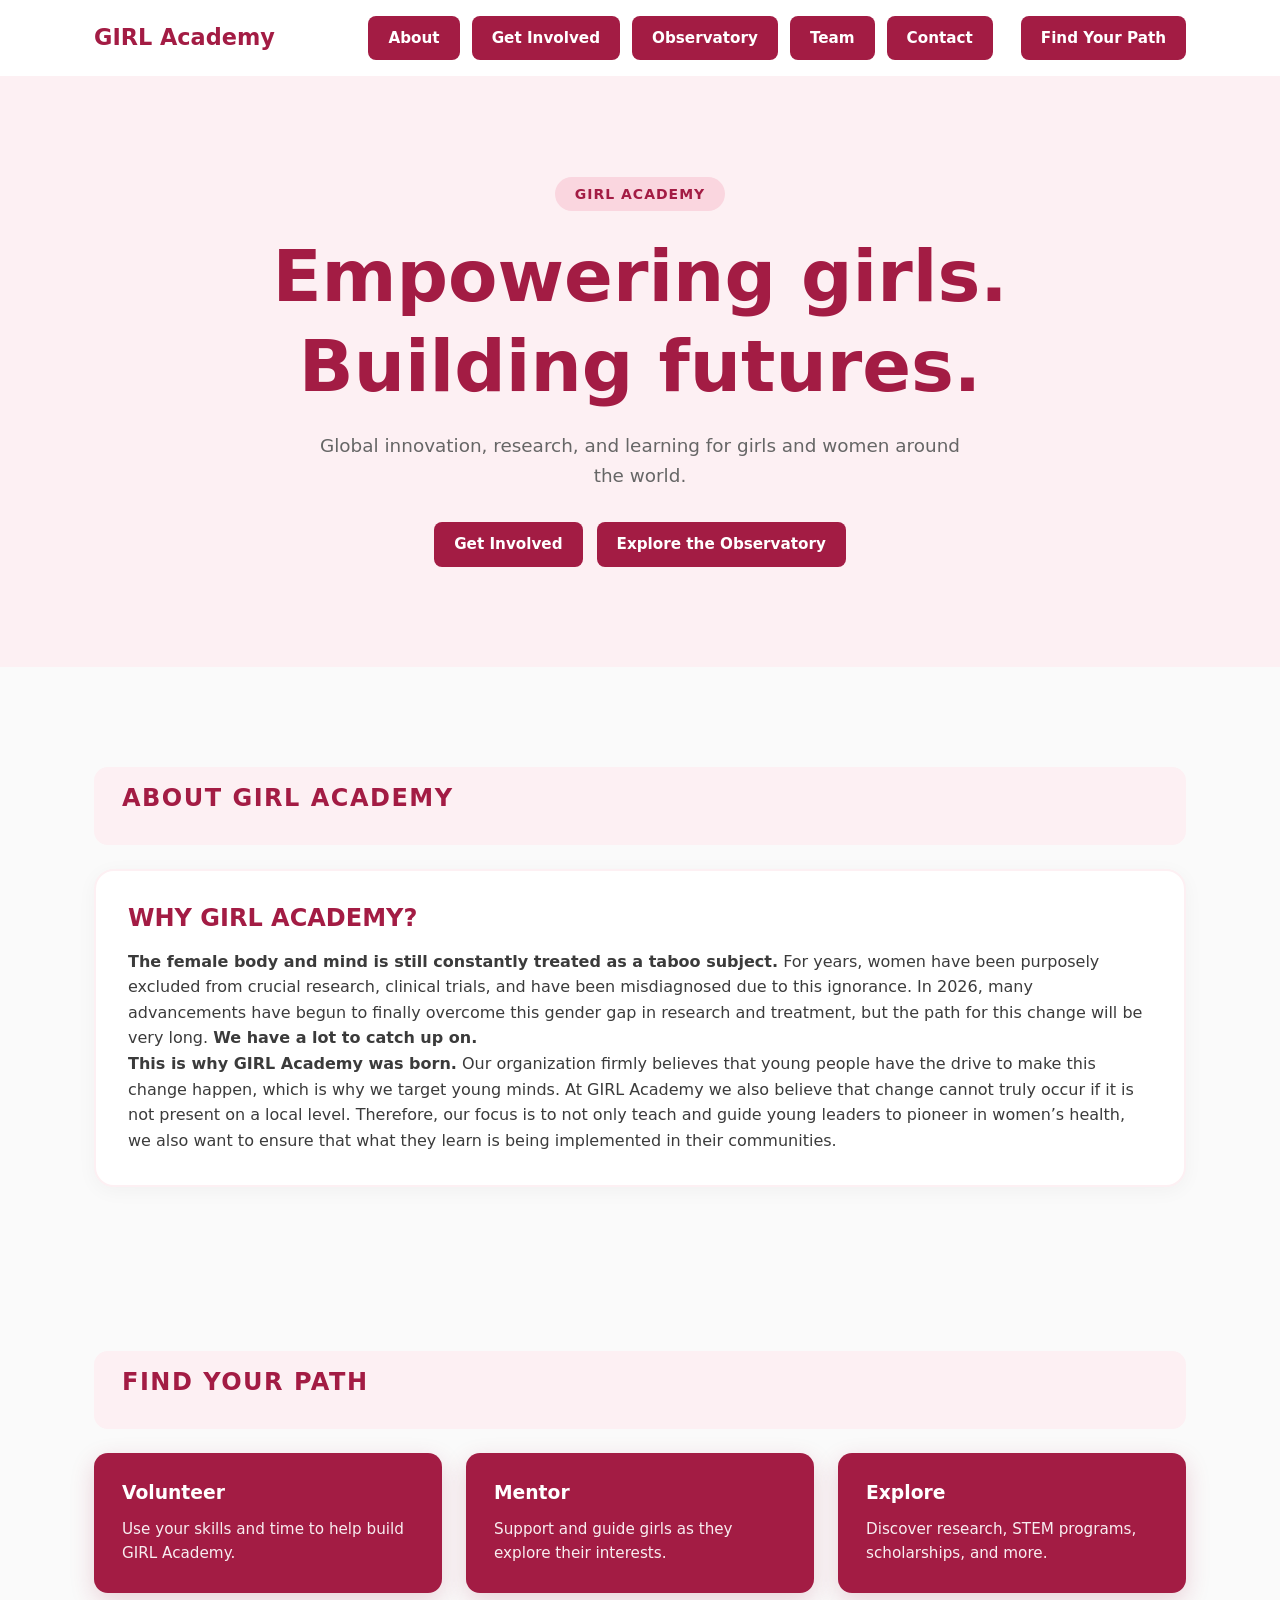
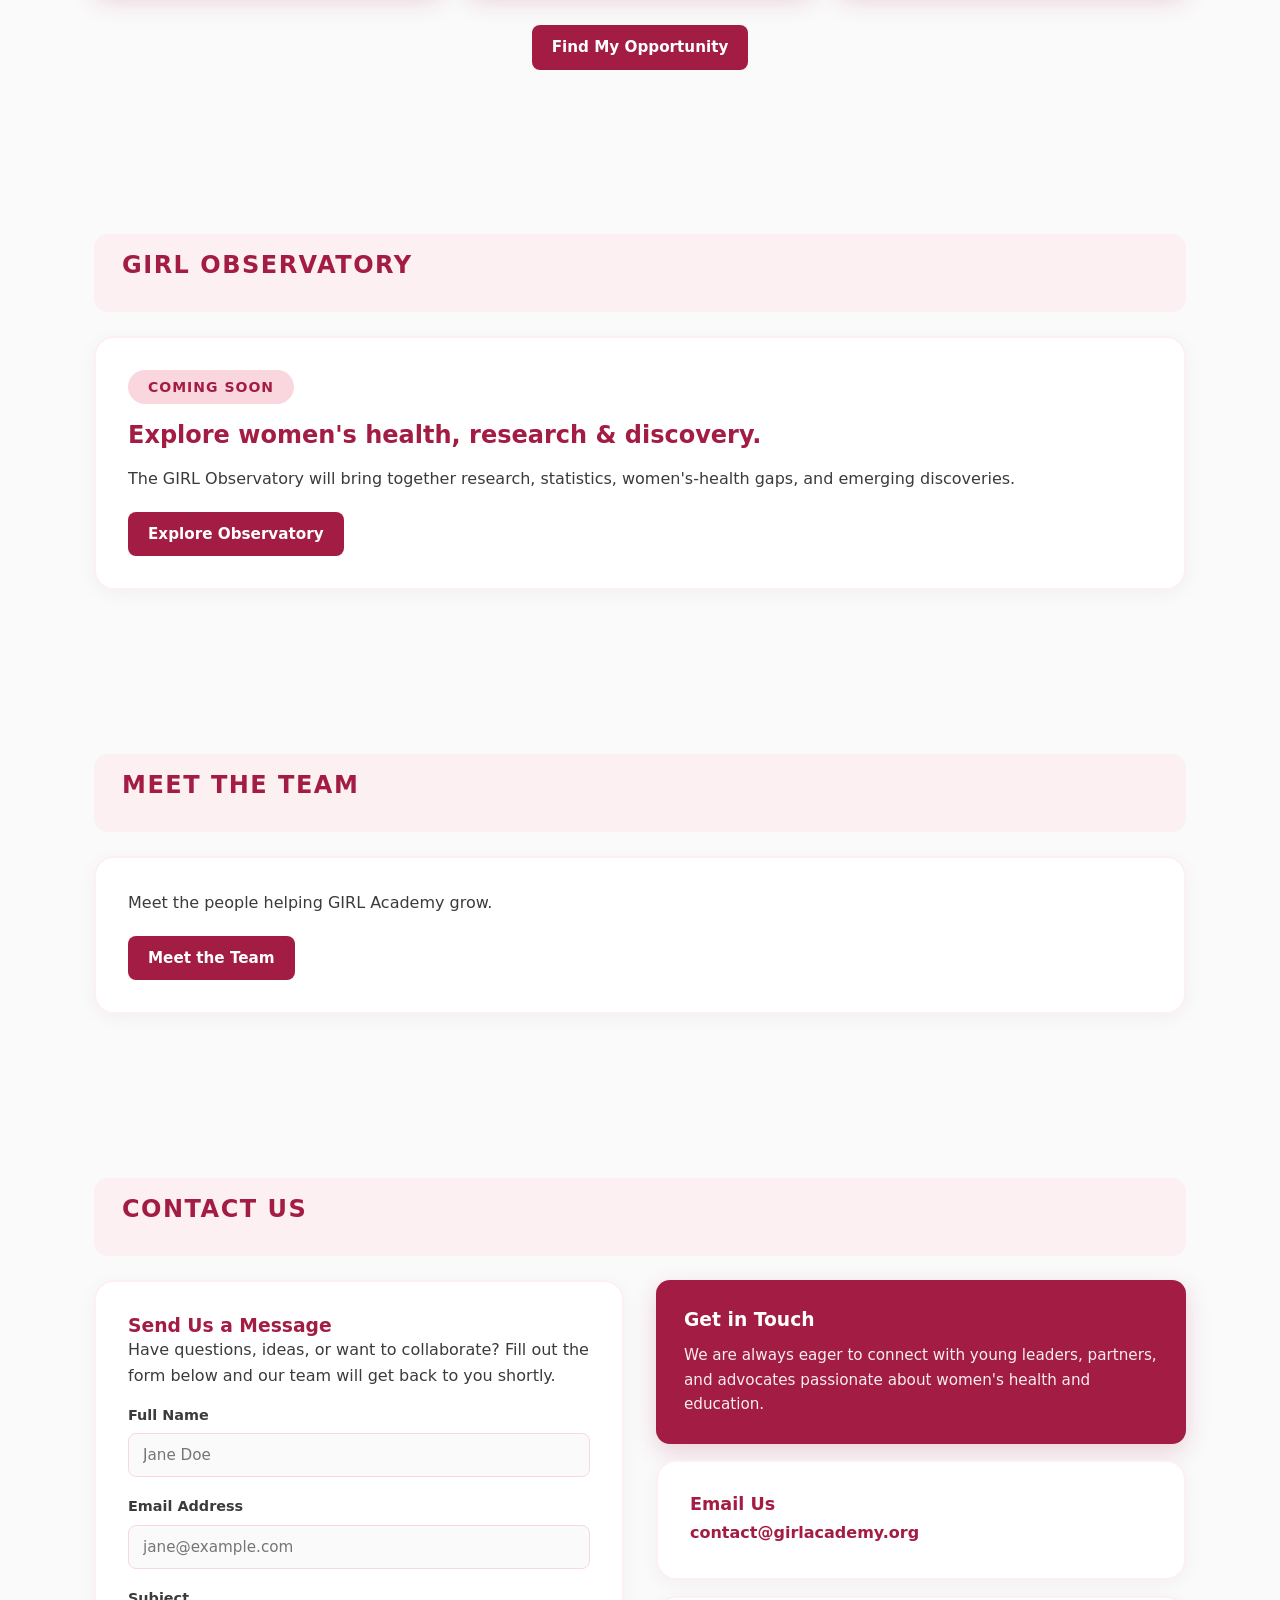
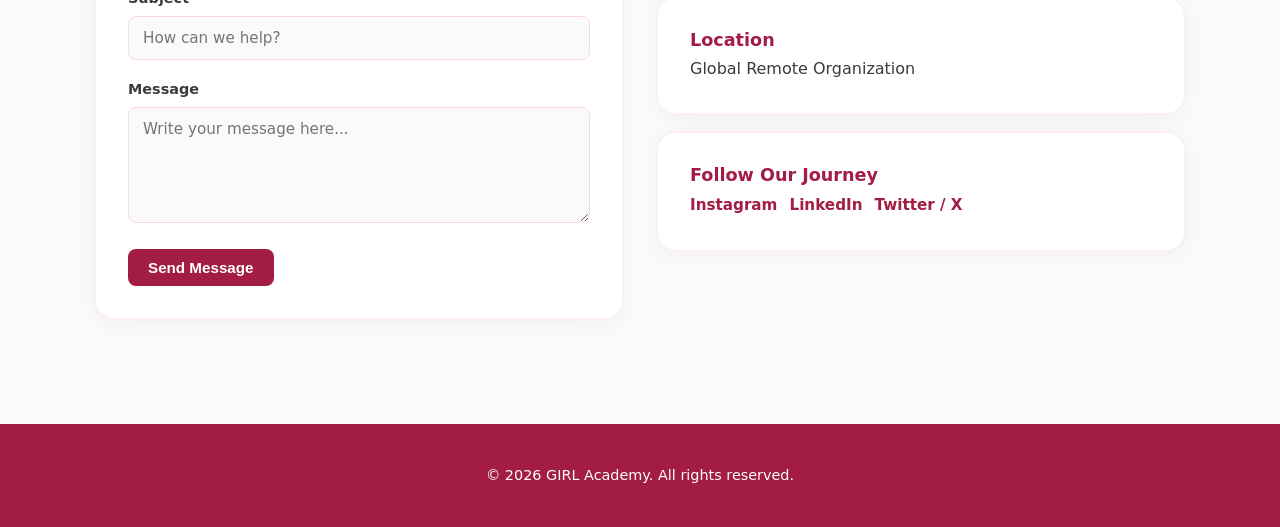
<file: index.html>
<!DOCTYPE html>
<html lang="en">
<head>
    <meta charset="UTF-8">
    <meta name="viewport" content="width=device-width, initial-scale=1.0">
    <title>GIRL Academy</title>

    <link rel="stylesheet" href="css/style.css">
    <link rel="stylesheet" href="css/mobile.css">
</head>

<body>
    <header>
        <nav class="navbar">
            <div class="container navbar-container">
                <a href="index.html" class="logo">GIRL Academy</a>

                <div class="nav-links">
                    <a href="pages/about.html">About</a>
                    <a href="pages/get-involved.html">Get Involved</a>
                    <a href="pages/observatory.html">Observatory</a>
                    <a href="pages/team.html">Team</a>
                    <a href="pages/contact.html">Contact</a>
                </div>

                <a href="pages/get-involved.html" class="btn btn-primary nav-quiz">
                    Find Your Path
                </a>
            </div>
        </nav>
    </header>

    <main>
        <section class="hero">
            <div class="container">
                <span class="badge-pill">GIRL Academy</span>

                <h1>
                    Empowering girls.<br>
                    Building futures.
                </h1>

                <p>
                    Global innovation, research, and learning for girls and women around the world.
                </p>

                <div class="hero-buttons">
                    <a href="pages/get-involved.html" class="btn btn-primary">
                        Get Involved
                    </a>

                    <a href="pages/observatory.html" class="btn btn-secondary">
                        Explore the Observatory
                    </a>
                </div>
            </div>
        </section>

        <section class="section">
            <div class="container">
                <div class="section-banner">
                    <h2>About GIRL Academy</h2>
                </div>

                <div class="card-light">
                    <h2>WHY GIRL ACADEMY?</h2>

                    <p>
                        <strong>The female body and mind is still constantly treated as a taboo subject.</strong>
                        For years, women have been purposely excluded from crucial research,
                        clinical trials, and have been misdiagnosed due to this ignorance.
                        In 2026, many advancements have begun to finally overcome this gender gap
                        in research and treatment, but the path for this change will be very long.
                        <strong>We have a lot to catch up on.</strong>
                    </p>

                    <p>
                        <strong>This is why GIRL Academy was born.</strong>
                        Our organization firmly believes that young people have the drive
                        to make this change happen, which is why we target young minds.
                        At GIRL Academy we also believe that change cannot truly occur if
                        it is not present on a local level. Therefore, our focus is to not
                        only teach and guide young leaders to pioneer in women’s health,
                        we also want to ensure that what they learn is being implemented in
                        their communities.
                    </p>
                </div>
            </div>
        </section>

        <section class="section">
            <div class="container">
                <div class="section-banner">
                    <h2>Find Your Path</h2>
                </div>

                <div class="grid-3">
                    <div class="card-crimson">
                        <h3>Volunteer</h3>
                        <p>
                            Use your skills and time to help build
                            GIRL Academy.
                        </p>
                    </div>

                    <div class="card-crimson">
                        <h3>Mentor</h3>
                        <p>
                            Support and guide girls as they explore
                            their interests.
                        </p>
                    </div>

                    <div class="card-crimson">
                        <h3>Explore</h3>
                        <p>
                            Discover research, STEM programs,
                            scholarships, and more.
                        </p>
                    </div>
                </div>

                <div style="text-align: center; margin-top: 32px;">
                    <a href="pages/get-involved.html" class="btn btn-primary">
                        Find My Opportunity
                    </a>
                </div>
            </div>
        </section>

        <section class="section">
            <div class="container">
                <div class="section-banner">
                    <h2>GIRL Observatory</h2>
                </div>

                <div class="card-light">
                    <span class="badge-pill">Coming Soon</span>

                    <h2 style="margin-top: 16px;">
                        Explore women's health, research &amp; discovery.
                    </h2>

                    <p>
                        The GIRL Observatory will bring together
                        research, statistics, women's-health gaps,
                        and emerging discoveries.
                    </p>

                    <a href="pages/observatory.html" class="btn btn-secondary" style="margin-top: 20px;">
                        Explore Observatory
                    </a>
                </div>
            </div>
        </section>

        <section class="section">
            <div class="container">
                <div class="section-banner">
                    <h2>Meet the Team</h2>
                </div>

                <div class="card-light">
                    <p>
                        Meet the people helping GIRL Academy grow.
                    </p>

                    <a href="pages/team.html" class="btn btn-primary" style="margin-top: 20px;">
                        Meet the Team
                    </a>
                </div>
            </div>
        </section>

        <section class="section">
            <div class="container">
                <div class="section-banner">
                    <h2>Contact Us</h2>
                </div>

                <div class="grid-2">
                    <div class="card-light">
                        <h3>Send Us a Message</h3>
                        <p>Have questions, ideas, or want to collaborate? Fill out the form below and our team will get back to you shortly.</p>

                        <form class="contact-form" action="#" method="POST">
                            <div class="form-group">
                                <label for="name">Full Name</label>
                                <input type="text" id="name" name="name" placeholder="Jane Doe" required>
                            </div>

                            <div class="form-group">
                                <label for="email">Email Address</label>
                                <input type="email" id="email" name="email" placeholder="jane@example.com" required>
                            </div>

                            <div class="form-group">
                                <label for="subject">Subject</label>
                                <input type="text" id="subject" name="subject" placeholder="How can we help?" required>
                            </div>

                            <div class="form-group">
                                <label for="message">Message</label>
                                <textarea id="message" name="message" rows="5" placeholder="Write your message here..." required></textarea>
                            </div>

                            <button type="submit" class="btn btn-primary">Send Message</button>
                        </form>
                    </div>

                    <div class="contact-info-list">
                        <div class="card-crimson">
                            <h3>Get in Touch</h3>
                            <p>We are always eager to connect with young leaders, partners, and advocates passionate about women's health and education.</p>
                        </div>

                        <div class="card-light contact-card">
                            <h4>Email Us</h4>
                            <p><a href="mailto:contact@girlacademy.org">contact@girlacademy.org</a></p>
                        </div>

                        <div class="card-light contact-card">
                            <h4>Location</h4>
                            <p>Global Remote Organization</p>
                        </div>

                        <div class="card-light contact-card">
                            <h4>Follow Our Journey</h4>
                            <div class="social-links">
                                <a href="#" target="_blank" rel="noopener">Instagram</a>
                                <a href="#" target="_blank" rel="noopener">LinkedIn</a>
                                <a href="#" target="_blank" rel="noopener">Twitter / X</a>
                            </div>
                        </div>
                    </div>
                </div>
            </div>
        </section>
    </main>

    <footer>
        <div class="container">
            <p>© 2026 GIRL Academy. All rights reserved.</p>
        </div>
    </footer>
</body>
</html>
</file>
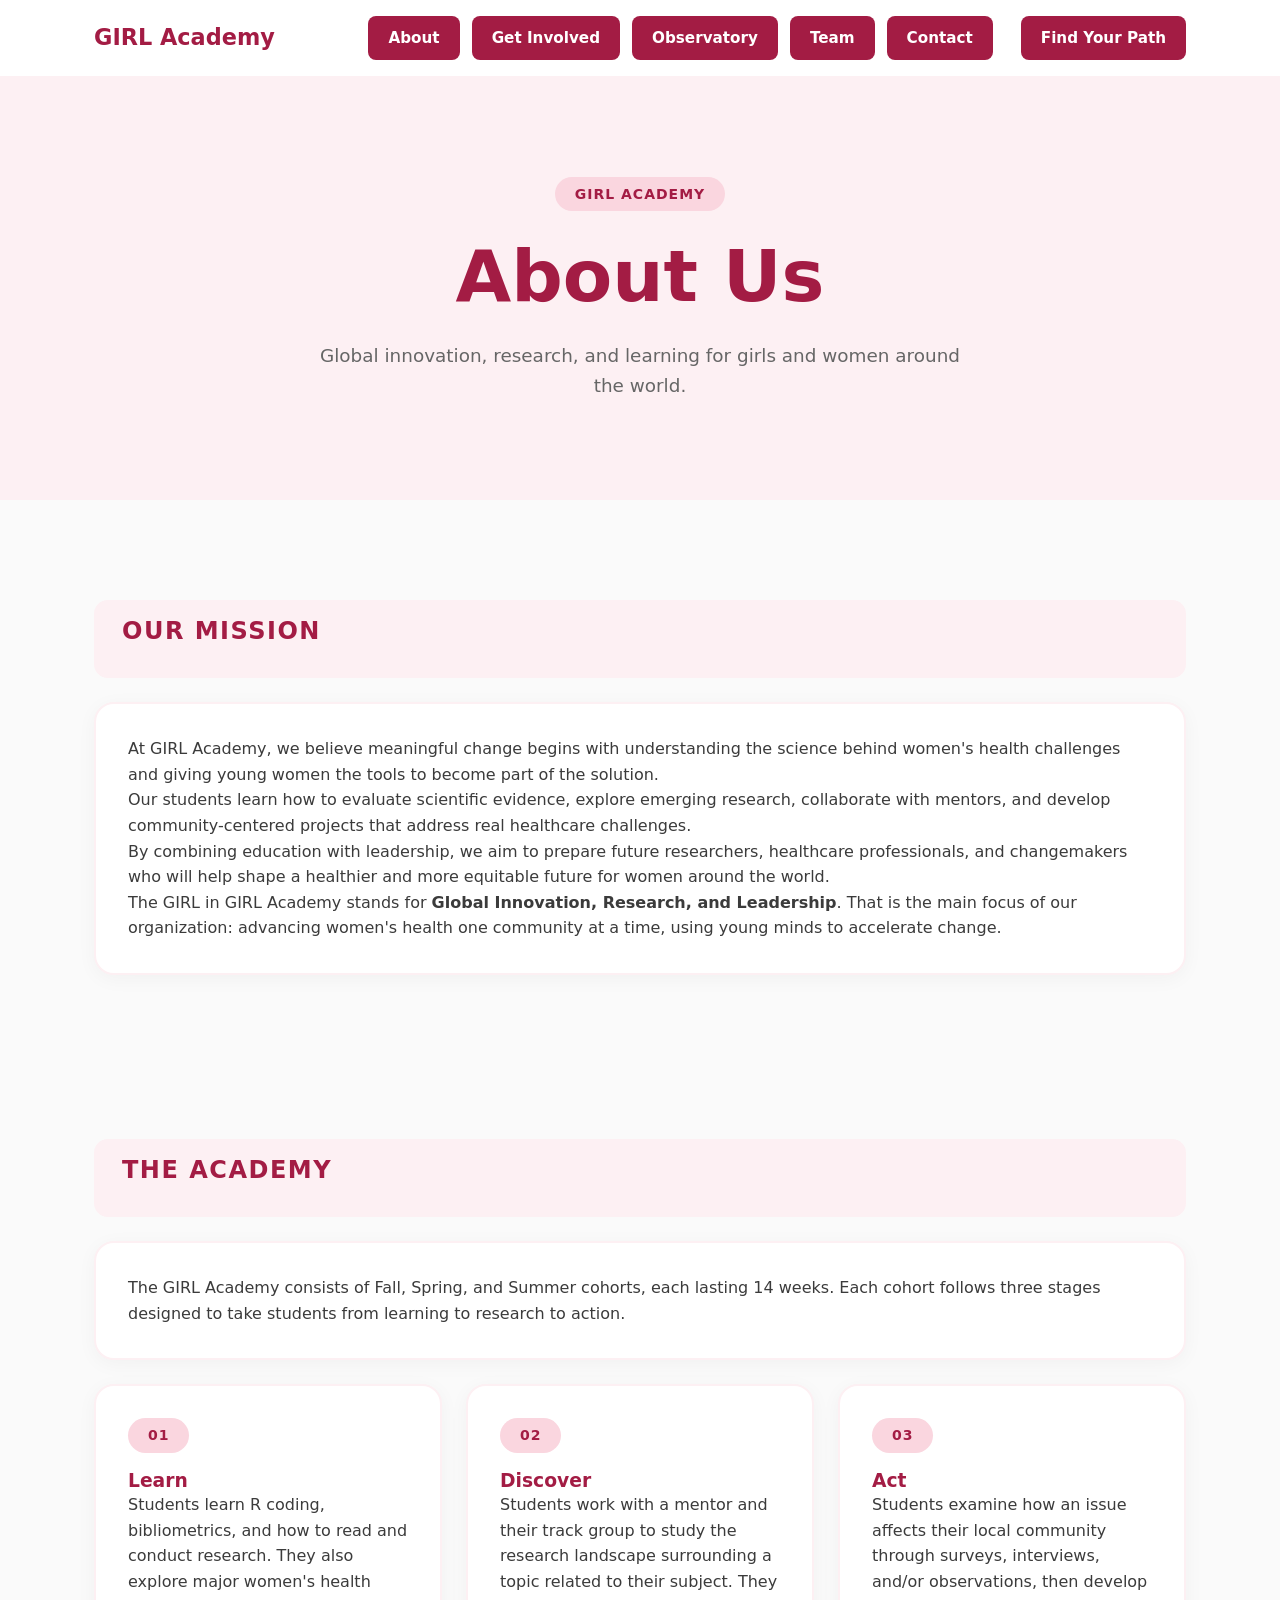
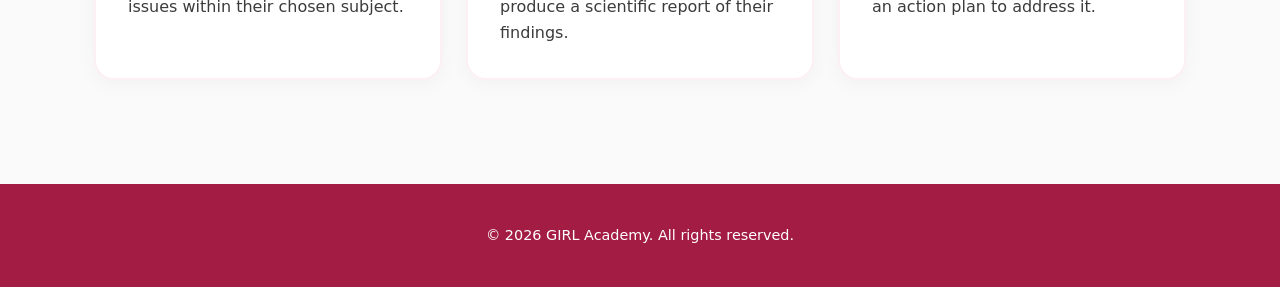
<file: pages/about.html>
<!DOCTYPE html>
<html lang="en">
<head>
    <meta charset="UTF-8">
    <meta name="viewport" content="width=device-width, initial-scale=1.0">

    <title>About | GIRL Academy</title>

    <link rel="stylesheet" href="../css/style.css">
    <link rel="stylesheet" href="../css/pages.css">
    <link rel="stylesheet" href="../css/mobile.css">
</head>

<body>

    <header>
        <nav class="navbar">
            <div class="container navbar-container">

                <a href="../index.html" class="logo">
                    GIRL Academy
                </a>

                <div class="nav-links">
                    <a href="about.html">About</a>
                    <a href="get-involved.html">Get Involved</a>
                    <a href="observatory.html">Observatory</a>
                    <a href="team.html">Team</a>
                    <a href="contact.html">Contact</a>
                </div>

                <a href="get-involved.html" class="btn btn-primary nav-quiz">
                    Find Your Path
                </a>

            </div>
        </nav>
    </header>


    <main>

        <!-- Hero -->
        <section class="hero">
            <div class="container">

                <span class="badge-pill">GIRL Academy</span>

                <h1>About Us</h1>

                <p>
                    Global innovation, research, and learning for girls
                    and women around the world.
                </p>

            </div>
        </section>


        <!-- Mission -->
        <section class="section">
            <div class="container">

                <div class="section-banner">
                    <h2>Our Mission</h2>
                </div>

                <div class="card-light">

                    <p>
                        At GIRL Academy, we believe meaningful change begins
                        with understanding the science behind women's health
                        challenges and giving young women the tools to become
                        part of the solution.
                    </p>

                    <p>
                        Our students learn how to evaluate scientific evidence,
                        explore emerging research, collaborate with mentors,
                        and develop community-centered projects that address
                        real healthcare challenges.
                    </p>

                    <p>
                        By combining education with leadership, we aim to prepare
                        future researchers, healthcare professionals, and
                        changemakers who will help shape a healthier and more
                        equitable future for women around the world.
                    </p>

                    <p>
                        The GIRL in GIRL Academy stands for
                        <strong>Global Innovation, Research, and Leadership</strong>.
                        That is the main focus of our organization: advancing
                        women's health one community at a time, using young
                        minds to accelerate change.
                    </p>

                </div>

            </div>
        </section>


        <!-- Academy -->
        <section class="section">
            <div class="container">

                <div class="section-banner">
                    <h2>The Academy</h2>
                </div>

                <div class="card-light">

                    <p>
                        The GIRL Academy consists of Fall, Spring, and Summer
                        cohorts, each lasting 14 weeks. Each cohort follows
                        three stages designed to take students from learning
                        to research to action.
                    </p>

                </div>


                <div class="grid-3" style="margin-top: 24px;">

                    <div class="card-light">
                        <span class="badge-pill">01</span>

                        <h3 style="margin-top: 16px;">
                            Learn
                        </h3>

                        <p>
                            Students learn R coding, bibliometrics, and how
                            to read and conduct research. They also explore
                            major women's health issues within their chosen
                            subject.
                        </p>
                    </div>


                    <div class="card-light">
                        <span class="badge-pill">02</span>

                        <h3 style="margin-top: 16px;">
                            Discover
                        </h3>

                        <p>
                            Students work with a mentor and their track group
                            to study the research landscape surrounding a
                            topic related to their subject. They produce a
                            scientific report of their findings.
                        </p>
                    </div>


                    <div class="card-light">
                        <span class="badge-pill">03</span>

                        <h3 style="margin-top: 16px;">
                            Act
                        </h3>

                        <p>
                            Students examine how an issue affects their local
                            community through surveys, interviews, and/or
                            observations, then develop an action plan to
                            address it.
                        </p>
                    </div>

                </div>

            </div>
        </section>

    </main>


    <footer>
        <div class="container">
            <p>
                © 2026 GIRL Academy. All rights reserved.
            </p>
        </div>
    </footer>

</body>
</html>
</file>
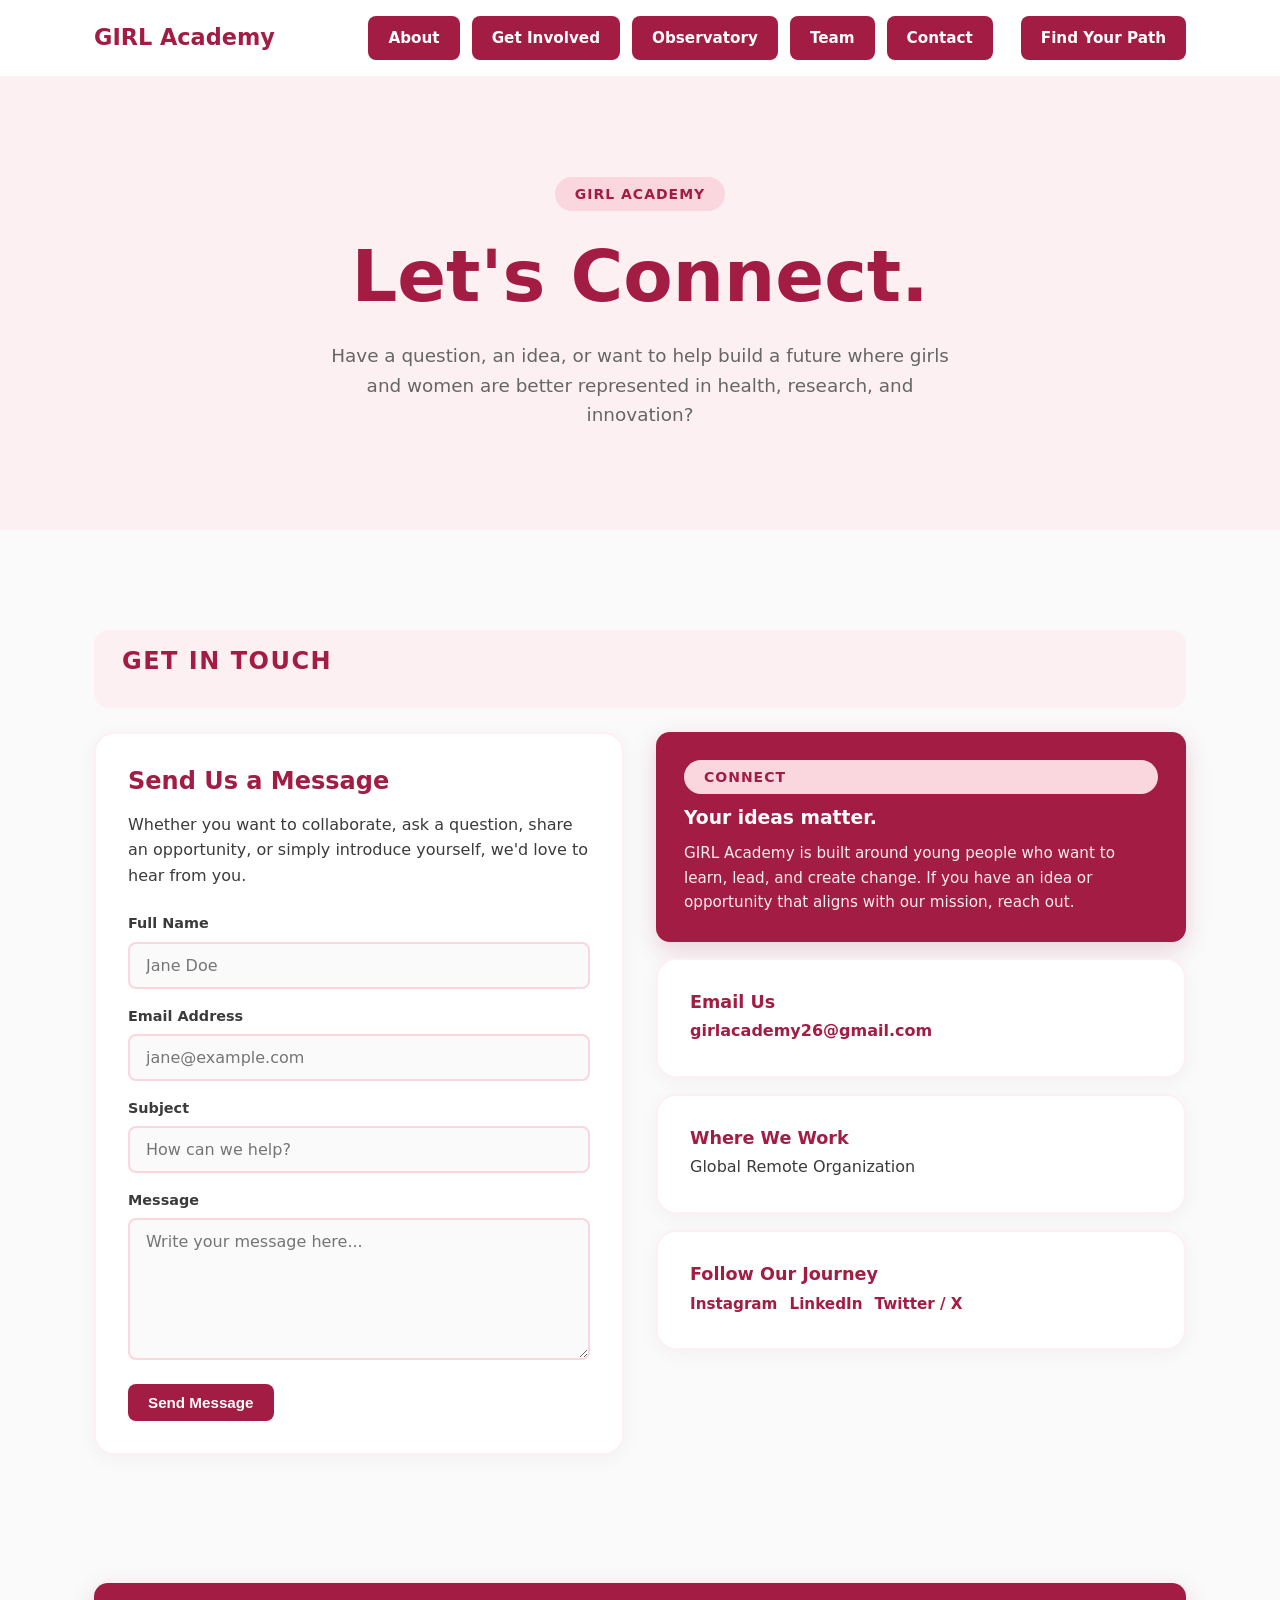
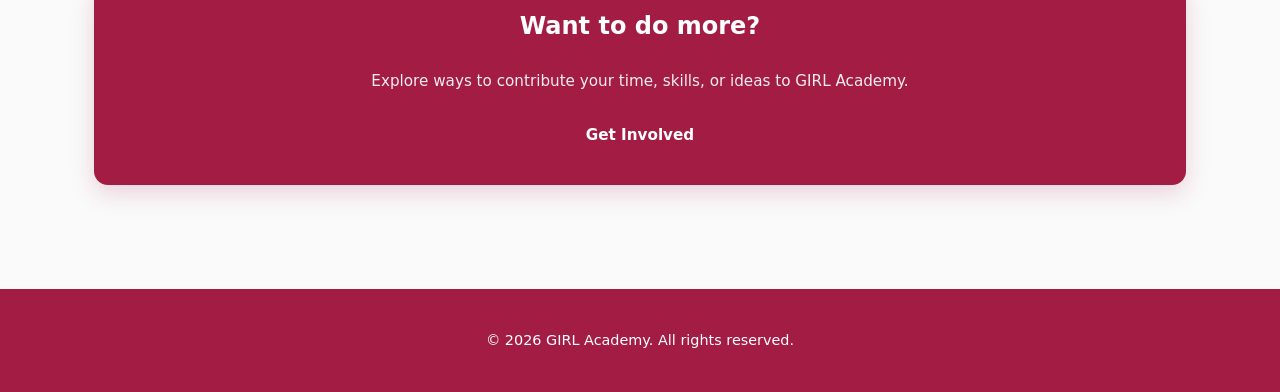
<file: pages/contact.html>
<!DOCTYPE html>
<html lang="en">
<head>
    <meta charset="UTF-8">
    <meta name="viewport" content="width=device-width, initial-scale=1.0">

    <title>Contact | GIRL Academy</title>

    <link rel="stylesheet" href="../css/style.css">
    <link rel="stylesheet" href="../css/pages.css">
    <link rel="stylesheet" href="../css/mobile.css">
</head>

<body>

    <header>
        <nav class="navbar">
            <div class="container navbar-container">

                <a href="../index.html" class="logo">
                    GIRL Academy
                </a>

                <div class="nav-links">
                    <a href="about.html">About</a>
                    <a href="get-involved.html">Get Involved</a>
                    <a href="observatory.html">Observatory</a>
                    <a href="team.html">Team</a>
                    <a href="contact.html">Contact</a>
                </div>

                <a href="get-involved.html" class="btn btn-primary nav-quiz">
                    Find Your Path
                </a>

            </div>
        </nav>
    </header>


    <main>

        <!-- Page Hero -->
        <section class="hero">
            <div class="container">

                <span class="badge-pill">GIRL Academy</span>

                <h1>
                    Let's Connect.
                </h1>

                <p>
                    Have a question, an idea, or want to help build
                    a future where girls and women are better represented
                    in health, research, and innovation?
                </p>

            </div>
        </section>


        <!-- Contact -->
        <section class="section">
            <div class="container">

                <div class="section-banner">
                    <h2>Get in Touch</h2>
                </div>

                <div class="grid-2">

                    <!-- Left: Form -->
                    <div class="card-light">

                        <h2>Send Us a Message</h2>

                        <p style="margin-bottom: 24px;">
                            Whether you want to collaborate, ask a question,
                            share an opportunity, or simply introduce yourself,
                            we'd love to hear from you.
                        </p>

                        <form class="contact-form" id="contact-form">

                            <div class="form-group">
                                <label for="name">Full Name</label>
                                <input
                                    type="text"
                                    id="name"
                                    name="name"
                                    placeholder="Jane Doe"
                                    required
                                >
                            </div>

                            <div class="form-group">
                                <label for="email">Email Address</label>
                                <input
                                    type="email"
                                    id="email"
                                    name="email"
                                    placeholder="jane@example.com"
                                    required
                                >
                            </div>

                            <div class="form-group">
                                <label for="subject">Subject</label>
                                <input
                                    type="text"
                                    id="subject"
                                    name="subject"
                                    placeholder="How can we help?"
                                    required
                                >
                            </div>

                            <div class="form-group">
                                <label for="message">Message</label>
                                <textarea
                                    id="message"
                                    name="message"
                                    rows="6"
                                    placeholder="Write your message here..."
                                    required
                                ></textarea>
                            </div>

                            <button
                                type="submit"
                                class="btn btn-primary"
                            >
                                Send Message
                            </button>

                        </form>

                    </div>


                    <!-- Right: Information -->
                    <div class="contact-info-list">

                        <div class="card-crimson">

                            <span class="badge-pill">
                                Connect
                            </span>

                            <h3>
                                Your ideas matter.
                            </h3>

                            <p>
                                GIRL Academy is built around young people
                                who want to learn, lead, and create change.
                                If you have an idea or opportunity that aligns
                                with our mission, reach out.
                            </p>

                        </div>


                        <div class="card-light contact-card">

                            <h4>Email Us</h4>

                            <p>
                                <a href="mailto:girlacademy26@gmail.com">
                                    girlacademy26@gmail.com
                                </a>
                            </p>

                        </div>


                        <div class="card-light contact-card">

                            <h4>Where We Work</h4>

                            <p>
                                Global Remote Organization
                            </p>

                        </div>


                        <div class="card-light contact-card">

                            <h4>Follow Our Journey</h4>

                            <div class="social-links">

                                <a href="#" target="_blank" rel="noopener">
                                    Instagram
                                </a>

                                <a href="#" target="_blank" rel="noopener">
                                    LinkedIn
                                </a>

                                <a href="#" target="_blank" rel="noopener">
                                    Twitter / X
                                </a>

                            </div>

                        </div>

                    </div>

                </div>

            </div>
        </section>


        <!-- Bottom CTA -->
        <section class="section">
            <div class="container">

                <div class="card-crimson" style="text-align: center; align-items: center;">

                    <h2 style="color: white;">
                        Want to do more?
                    </h2>

                    <p>
                        Explore ways to contribute your time, skills,
                        or ideas to GIRL Academy.
                    </p>

                    <a
                        href="get-involved.html"
                        class="btn btn-secondary"
                        style="margin-top: 8px;"
                    >
                        Get Involved
                    </a>

                </div>

            </div>
        </section>

    </main>


    <footer>
        <div class="container">
            <p>
                © 2026 GIRL Academy. All rights reserved.
            </p>
        </div>
    </footer>

</body>
</html>
</file>
<file: css/style.css>
/* ==========================================================================
   1. DESIGN SYSTEM VARIABLES
   ========================================================================== */
:root {
  /* Brand Palette */
  --color-primary: #A31C44;          /* Deep Crimson / Maroon */
  --color-primary-dark: #821334;     /* Darker Crimson for Hovers */
  --color-accent-pink: #FDF0F3;      /* Very Light Pink Backgrounds */
  --color-accent-badge: #FAD6DF;     /* Soft Pill Badge Background */

  /* Text & Neutral Colors */
  --color-text-main: #3B3B3B;        /* Body Dark Charcoal */
  --color-text-muted: #666666;       /* Subtitle / Muted Grey */
  --color-text-white: #FFFFFF;       /* Pure White Text */
  --color-bg-page: #FAFAFA;          /* Light Off-White Background */
  --color-bg-card: #FFFFFF;          /* Pure White Card Background */

  /* Typography */
  --font-family-base: 'Inter', system-ui, -apple-system, sans-serif;
  --font-family-heading: 'Outfit', 'Inter', system-ui, sans-serif;

  /* Spacing & Borders */
  --container-width: 1140px;
  --radius-sm: 8px;
  --radius-md: 14px;
  --radius-lg: 20px;
  --radius-pill: 50px;

  /* Elevation */
  --shadow-subtle: 0 4px 20px rgba(0, 0, 0, 0.04);
  --shadow-card: 0 8px 24px rgba(163, 28, 68, 0.18);
}

/* ==========================================================================
   2. RESET & GLOBAL BASE STYLES
   ========================================================================== */
*, *::before, *::after {
  box-sizing: border-box;
  margin: 0;
  padding: 0;
}

body {
  font-family: var(--font-family-base);
  background-color: var(--color-bg-page);
  color: var(--color-text-main);
  line-height: 1.6;
  font-size: 1rem;
  -webkit-font-smoothing: antialiased;
}

.container {
  width: 100%;
  max-width: var(--container-width);
  margin: 0 auto;
  padding: 0 24px;
}

/* Headings */
h1, h2, h3, h4 {
  font-family: var(--font-family-heading);
  color: var(--color-primary);
  font-weight: 700;
  line-height: 1.25;
}

strong, b {
  font-weight: 700;
}

/* Base Links */
a {
  color: inherit;
  text-decoration: none;
}

/* ==========================================================================
   3. BUTTONS & INTERACTIVE ELEMENTS
   ========================================================================== */
.btn,
.btn-primary,
.btn-secondary,
.nav-links a,
.nav-quiz {
  display: inline-flex;
  align-items: center;
  justify-content: center;
  background-color: var(--color-primary);
  color: var(--color-text-white);
  padding: 10px 20px;
  border-radius: var(--radius-sm);
  font-weight: 600;
  font-size: 0.95rem;
  text-decoration: none;
  border: none;
  cursor: pointer;
  transition: background-color 0.2s ease, transform 0.1s ease;
}

.btn:hover,
.btn-primary:hover,
.btn-secondary:hover,
.nav-links a:hover,
.nav-quiz:hover {
  background-color: var(--color-primary-dark);
  color: var(--color-text-white);
  transform: translateY(-1px);
}

.btn:active,
.btn-primary:active,
.btn-secondary:active,
.nav-links a:active,
.nav-quiz:active {
  transform: translateY(0);
}

/* ==========================================================================
   4. NAVIGATION BAR
   ========================================================================== */
.navbar {
  background: var(--color-bg-card);
  border-bottom: 1px solid var(--color-accent-pink);
  position: sticky;
  top: 0;
  z-index: 1000;
}

.navbar-container {
  min-height: 76px;
  display: flex;
  align-items: center;
  gap: 28px;
}

.logo {
  color: var(--color-primary);
  font-family: var(--font-family-heading);
  font-size: 1.4rem;
  font-weight: 800;
  margin-right: auto;
}

.nav-links {
  display: flex;
  align-items: center;
  gap: 12px;
  list-style: none;
}

/* ==========================================================================
   5. CARDS, BANNERS, & BADGES
   ========================================================================== */
.section-banner {
  background-color: var(--color-accent-pink);
  color: var(--color-primary);
  border-radius: var(--radius-md);
  padding: 16px 28px;
  display: flex;
  align-items: center;
  justify-content: space-between;
  margin: 36px 0 24px 0;
}

.section-banner h2 {
  text-transform: uppercase;
  letter-spacing: 1.5px;
  font-size: 1.5rem;
}

.badge-pill {
  display: inline-flex;
  align-items: center;
  gap: 8px;
  background-color: var(--color-accent-badge);
  color: var(--color-primary);
  padding: 6px 20px;
  border-radius: var(--radius-pill);
  font-weight: 700;
  font-size: 0.875rem;
  text-transform: uppercase;
  letter-spacing: 1px;
}

.card-light {
  background-color: var(--color-bg-card);
  border: 2px solid var(--color-accent-pink);
  border-radius: var(--radius-lg);
  padding: 32px;
  box-shadow: var(--shadow-subtle);
}

.card-crimson {
  background-color: var(--color-primary);
  color: var(--color-text-white);
  border-radius: var(--radius-md);
  padding: 28px;
  display: flex;
  flex-direction: column;
  gap: 12px;
  box-shadow: var(--shadow-card);
  transition: transform 0.2s ease, box-shadow 0.2s ease;
}

.card-crimson:hover {
  transform: translateY(-4px);
  box-shadow: 0 12px 28px rgba(163, 28, 68, 0.28);
}

.card-crimson h3,
.card-crimson strong {
  color: var(--color-text-white);
}

.card-crimson p {
  color: rgba(255, 255, 255, 0.92);
  font-size: 0.95rem;
}

/* ==========================================================================
   6. LAYOUT & SECTIONS
   ========================================================================== */
.grid-2 {
  display: grid;
  grid-template-columns: repeat(2, 1fr);
  gap: 32px;
}

.grid-3 {
  display: grid;
  grid-template-columns: repeat(3, 1fr);
  gap: 24px;
}

.hero {
  padding: 100px 0;
  text-align: center;
  background: var(--color-accent-pink);
}

.hero h1 {
  font-size: clamp(2.5rem, 6vw, 4.5rem);
  margin: 20px 0;
}

.hero p {
  max-width: 650px;
  margin: 0 auto;
  color: var(--color-text-muted);
  font-size: 1.15rem;
}

.hero-buttons {
  display: flex;
  justify-content: center;
  gap: 14px;
  margin-top: 32px;
}

.section {
  padding: 64px 0;
}

.section h2 {
  margin-bottom: 16px;
}

/* ==========================================================================
   7. FOOTER
   ========================================================================== */
footer {
  margin-top: 40px;
  padding: 40px 0;
  background: var(--color-primary);
  color: var(--color-text-white);
  text-align: center;
}

footer p {
  font-size: 0.9rem;
}
/* ==========================================================================
   CONTACT SECTION STYLES
   ========================================================================== */
.contact-info-list {
  display: flex;
  flex-direction: column;
  gap: 16px;
}

.contact-card h4 {
  font-size: 1.1rem;
  margin-bottom: 4px;
}

.contact-card a {
  color: var(--color-primary);
  font-weight: 600;
}

.contact-card a:hover {
  text-decoration: underline;
}

.social-links {
  display: flex;
  gap: 12px;
  margin-top: 6px;
}

.social-links a {
  color: var(--color-primary);
  font-weight: 600;
  font-size: 0.95rem;
}

/* Contact Form Styles */
.contact-form {
  display: flex;
  flex-direction: column;
  gap: 18px;
  margin-top: 16px;
}

.form-group {
  display: flex;
  flex-direction: column;
  gap: 6px;
}

.form-group label {
  font-weight: 600;
  font-size: 0.9rem;
  color: var(--color-text-main);
}

.form-group input,
.form-group textarea {
  width: 100%;
  padding: 12px 14px;
  border: 1.5px solid var(--color-accent-badge);
  border-radius: var(--radius-sm);
  font-family: var(--font-family-base);
  font-size: 0.95rem;
  color: var(--color-text-main);
  background-color: var(--color-bg-page);
  transition: border-color 0.2s ease, outline 0.2s ease;
}

.form-group input:focus,
.form-group textarea:focus {
  outline: none;
  border-color: var(--color-primary);
  background-color: var(--color-bg-card);
}

.contact-form .btn {
  align-self: flex-start;
  margin-top: 8px;
}
</file>
<file: css/mobile.css>
/* ==========================================================================
   RESPONSIVE MEDIA QUERIES
   ========================================================================== */

/* Tablets & Small Laptops (Max Width: 992px) */
@media (max-width: 992px) {
  .grid-3 {
    grid-template-columns: repeat(2, 1fr);
    gap: 20px;
  }
}

/* Mobile Devices (Max Width: 768px) */
@media (max-width: 768px) {
  .container {
    padding: 0 16px;
  }

  /* Force all multi-column grids to single column */
  .grid-2, 
  .grid-3 {
    grid-template-columns: 1fr;
    gap: 16px;
  }

  .section-banner {
    padding: 12px 20px;
    margin: 24px 0 16px 0;
  }

  .section-banner h2 {
    font-size: 1.25rem;
  }

  .card-light {
    padding: 20px;
  }

  .card-crimson {
    padding: 20px;
  }
}

/* Very Small Mobile Screens (Max Width: 480px) */
@media (max-width: 480px) {
  .badge-pill {
    padding: 4px 12px;
    font-size: 0.8rem;
  }

  .section-banner h2 {
    font-size: 1.1rem;
  }
}
@media (max-width: 768px) {

  .navbar-container {
    flex-wrap: wrap;
    padding-top: 14px;
    padding-bottom: 14px;
  }

  .nav-links {
    order: 3;
    width: 100%;
    justify-content: center;
    flex-wrap: wrap;
    gap: 12px 18px;
  }

  .nav-quiz {
    display: none;
  }

  .hero {
    padding: 70px 0;
  }

  .hero-buttons {
    flex-direction: column;
    align-items: stretch;
  }

  .hero-buttons .btn {
    width: 100%;
  }

}
</file>
<file: css/pages.css>
/* ==========================================================================
   PAGE SPECIFIC STYLES
   ========================================================================== */

/* --- Team Page (pages/team.html) --- */
.team-grid {
  display: grid;
  grid-template-columns: repeat(auto-fill, minmax(250px, 1fr));
  gap: 28px;
  margin-top: 24px;
}

.team-card {
  background: var(--color-bg-card);
  border: 1px solid var(--color-accent-pink);
  border-radius: var(--radius-md);
  padding: 20px;
  text-align: center;
}

.team-card img {
  width: 120px;
  height: 120px;
  border-radius: 50%;
  object-fit: cover;
  border: 3px solid var(--color-accent-badge);
  margin-bottom: 16px;
}

.team-card .role {
  color: var(--color-primary);
  font-weight: 600;
  font-size: 0.9rem;
  margin-bottom: 8px;
}

/* --- Contact & Forms (pages/contact.html) --- */
.contact-form {
  display: flex;
  flex-direction: column;
  gap: 16px;
  max-width: 600px;
  margin: 0 auto;
}

.form-group input,
.form-group textarea {
  width: 100%;
  padding: 12px 16px;
  border: 2px solid var(--color-accent-badge);
  border-radius: var(--radius-sm);
  font-family: inherit;
  font-size: 1rem;
  outline: none;
  transition: border-color 0.2s ease;
}

.form-group input:focus,
.form-group textarea:focus {
  border-color: var(--color-primary);
}

.btn-submit {
  background-color: var(--color-primary);
  color: var(--color-text-white);
  border: none;
  padding: 14px 28px;
  border-radius: var(--radius-pill);
  font-weight: 700;
  cursor: pointer;
  transition: background-color 0.2s ease;
}

.btn-submit:hover {
  background-color: var(--color-primary-dark);
}
</file>
